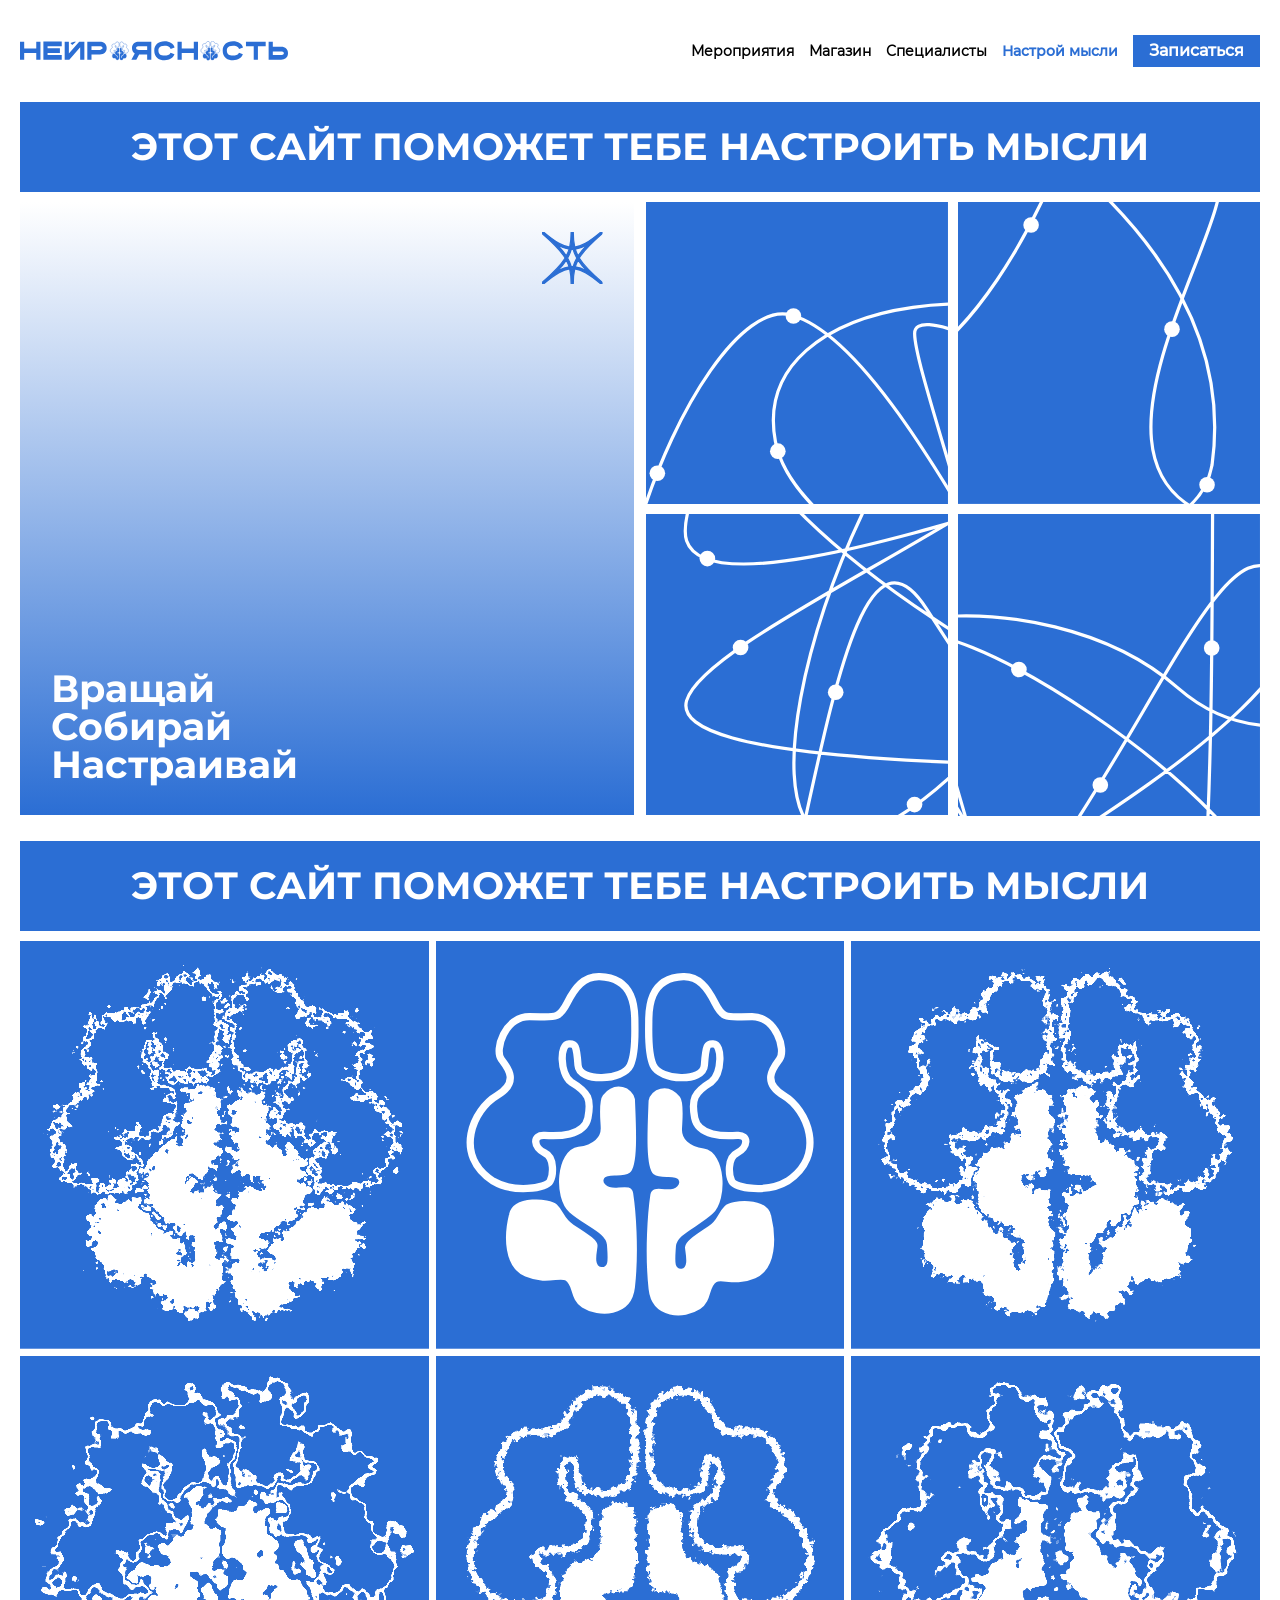
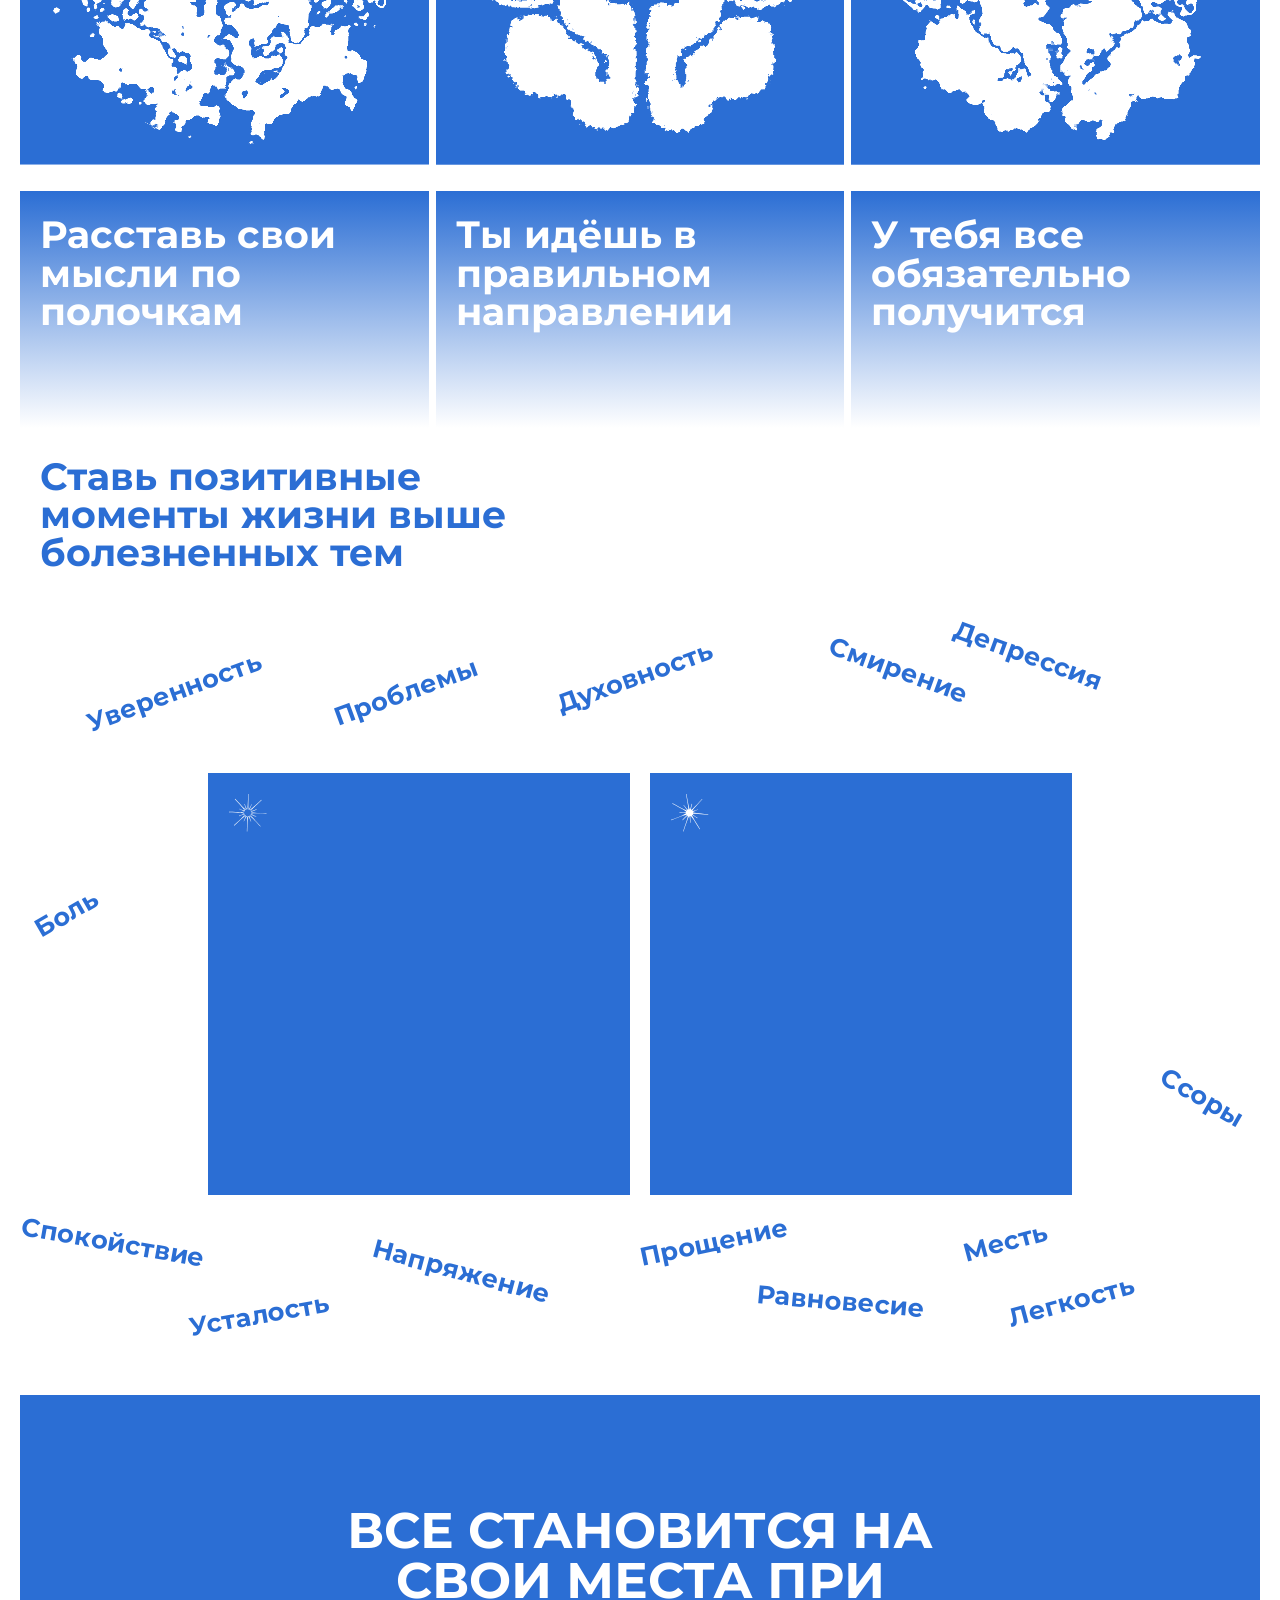
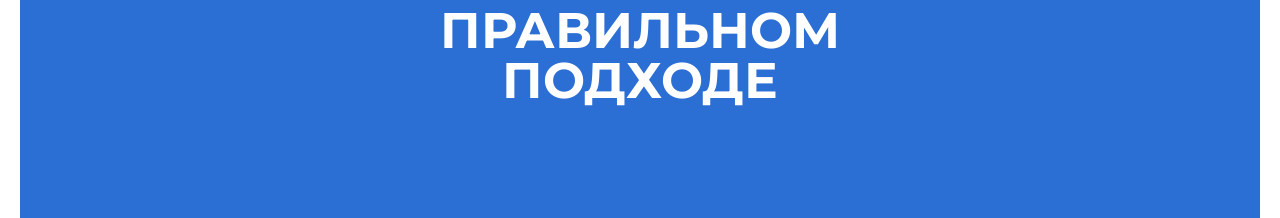
<file: animation_page.html>
<!DOCTYPE html>
<html lang="en">
<head>
  <meta charset="UTF-8">
  <meta name="viewport" content="width=device-width, initial-scale=1.0">
  <title>neyrayasnost</title>
  <link rel="stylesheet" href="./stylesheets/animation_page/main.css">
  <link rel="stylesheet" href="./stylesheets/header.css">
  <!-- <link rel="icon" href="./assets/favicon.svg"> -->

  <link rel="preconnect" href="https://fonts.googleapis.com">
  <link rel="preconnect" href="https://fonts.gstatic.com" crossorigin>
  <link href="https://fonts.googleapis.com/css2?family=Montserrat:ital,wght@0,100..900;1,100..900&display=swap" rel="stylesheet">
</head>
<body>
  <div class="header-container">
    <header>
      <a href="./index.html" class="header__logo">
        <img src="./assets/images/header/header-logo.svg" alt="logo">
      </a>

      <ul class="header__list">
        <li><a href="./events.html">Мероприятия</a></li>
        <li><a href="./shop.html">Магазин</a></li>
        <li><a href="./specialists.html">Специалисты</a></li>
        <li><a href="./animation_page.html" class="header_li_active">Настрой мысли</a></li>
        <li>
          <button>Записаться</button>
        </li>
      </ul>
    </header>
  </div>

  <div class="page-content">
  <section class="container">
    <div class="first-section">
      <!-- <div class="fs-logo">
        <img src="./assets/images/animation_page/first-section/logo.svg" alt="Логотип">
      </div> -->
      <div class="fs-title">
        <h2>ЭТОТ САЙТ ПОМОЖЕТ ТЕБЕ НАСТРОИТЬ МЫСЛИ</h2>
      </div>
      <div class="fs-content">
        <div class="fs-1">
          <h3 class="fs-1-desc">Вращай <br>Собирай <br>Настраивай</h3>
          <img src="./assets/images/animation_page/first-section/icon.svg" class="fs-1-icon">
        </div>
        <div class="fs-2">
          <div class="fs-2-img" data-fs-id="1">
            <img src="./assets/images/animation_page/first-section/line-1.svg" class="fs-2-standart">
            <img src="./assets/images/animation_page/first-section/line-1-white.svg" class="fs-2-white">
          </div>
          <div class="fs-2-img" data-fs-id="2">
            <img src="./assets/images/animation_page/first-section/line-2.svg" class="fs-2-standart">
            <img src="./assets/images/animation_page/first-section/line-2-white.svg" class="fs-2-white">
          </div>
          <div class="fs-2-img" data-fs-id="3">
            <img src="./assets/images/animation_page/first-section/line-3.svg" class="fs-2-standart">
            <img src="./assets/images/animation_page/first-section/line-3-white.svg" class="fs-2-white">
          </div>
          <div class="fs-2-img" data-fs-id="4">
            <img src="./assets/images/animation_page/first-section/line-4.svg" class="fs-2-standart">
            <img src="./assets/images/animation_page/first-section/line-4-white.svg" class="fs-2-white">
          </div>
        </div>
      </div>
    </div>
  </section>

  <div class="container">
    <div class="second-section">
      <div class="fs-title">
        <h2>ЭТОТ САЙТ ПОМОЖЕТ ТЕБЕ НАСТРОИТЬ МЫСЛИ</h2>
      </div>
      <ss class="ss-content">
        <div class="ss-game">
          <div class="ss-game-img" data-ss-id="1">
            <img src="./assets/images/animation_page/second-section/brain-1.svg" class="ss-game-1-standart">
            <img src="./assets/images/animation_page/second-section/brain-1-white.svg" class="ss-game-1-white">
          </div>
          <div class="ss-game-img" data-ss-id="2">
            <img src="./assets/images/animation_page/second-section/brain-2.svg" class="ss-game-1-standart">
            <img src="./assets/images/animation_page/second-section/brain-2-white.svg" class="ss-game-1-white">
          </div>
          <div class="ss-game-img" data-ss-id="3">
            <img src="./assets/images/animation_page/second-section/brain-3.svg" class="ss-game-1-standart">
            <img src="./assets/images/animation_page/second-section/brain-3-white.svg" class="ss-game-1-white">
          </div>
          <div class="ss-game-img" data-ss-id="4">
            <img src="./assets/images/animation_page/second-section/brain-4.svg" class="ss-game-1-standart">
            <img src="./assets/images/animation_page/second-section/brain-4-white.svg" class="ss-game-1-white">
          </div>
          <div class="ss-game-img" data-ss-id="5">
            <img src="./assets/images/animation_page/second-section/brain-5.svg" class="ss-game-1-standart">
            <img src="./assets/images/animation_page/second-section/brain-5-white.svg" class="ss-game-1-white">
          </div>
          <div class="ss-game-img" data-ss-id="6">
            <img src="./assets/images/animation_page/second-section/brain-6.svg" class="ss-game-1-standart">
            <img src="./assets/images/animation_page/second-section/brain-6-white.svg" class="ss-game-1-white">
          </div>
        </div>  
        <div class="ss-underGame">
          <h2>Расставь свои мысли  по полочкам</h2>
          <h2>Ты идёшь в правильном направлении</h2>
          <h2>У тебя все обязательно получится</h2>
        </div>
      </ss>
    </div>
  </div>  

  <div class="container">
    <div class="third-section">
      <h2 class="ts-title">Ставь позитивные моменты жизни выше болезненных тем</h2>

      <div class="ts-content">
        <div class="ts-content-square">
          <img src="./assets/images/animation_page/third-section/star-1-square.svg" class="square-star" alt="">
          <div class="ts-square-words"></div>
        </div>
        <div class="ts-content-square">
          <img src="./assets/images/animation_page/third-section/star-2-square.svg" class="square-star" alt="">
          <div class="ts-square-words"></div>
        </div>
      </div>

      <p class="p1">Уверенность</p>
      <p class="p2">Проблемы</p>
      <p class="p3">Духовность</p>
      <p class="p4">Смирение</p>
      <p class="p5">Депрессия</p>

      <p class="p6">Ссоры</p>
      <p class="p7">Месть</p>
      <p class="p8">Легкость</p>
      <p class="p9">Равновесие</p>
      <p class="p10">Прощение</p>

      <p class="p11">Напряжение</p>
      <p class="p12">Усталость</p>
      <p class="p13">Спокойствие</p>
      <p class="p14">Боль</p>

    </div>
  </div>

  <footer class="container">
    <div class="footer">
      <h2>Все становится на свои места при правильном подходе</h2>
    </div>
  </footer>
  </div>

  <script src="./javascript/signup-form.js"></script>
  <script type="module" src="./javascript/animation_page/main.js"></script>
</body>
</html>
</file>
<file: stylesheets/animation_page/main.css>
@import url('./reset.css');
@import url('./global.css');
@import url('./first-section.css');
@import url('./second-section.css');
@import url('./third-section.css');
@import url('./footer.css');
</file>
<file: stylesheets/header.css>
@import url('./form.css');
@import url('./global.css');

@font-face {
  font-family: "Montserrat-Bold";
  src: url(../../assets/fonts/Montserrat-Bold.ttf) format("truetype");
  font-style: bold;
  font-weight: 700;
}
@font-face {
  font-family: "Montserrat-Medium";
  src: url(../../assets/fonts/Montserrat-Medium.ttf) format("truetype");
  font-style: medium;
  font-weight: 500;
}
@font-face {
  font-family: "Montserrat-Regular";
  src: url(../../assets/fonts/Montserrat-Regular.ttf) format("truetype");
  font-style: medium;
  font-weight: 400;
}

.header-container {
  max-width: 1280px;
  width: 100%;
  margin: 0 auto;
  padding: 0 clamp(12px, 2vw, 20px) ;
  box-sizing: border-box;
  overflow-x: hidden;

}

@media (max-width: 400px) {
  .container,
  .header-container {
    width: 100%;
  }
}

a,
a:visited {
  color: inherit;
  text-decoration: none;
}

header {
  margin: clamp(20px, 3vw, 35px) auto;
  display: flex;
  justify-content: space-between;
  align-items: center;
  gap: 12px;
}

.header__logo img {
  display: block;
  max-width: 268px;
  width: 100%;
  height: auto;
  transition: opacity 0.25s ease;
}

.header__logo:hover img {
  opacity: 0.85;
}

.header__list {
  display: flex;
  align-items: center;
  gap: clamp(8px, 2vw, 15px);
}

.header__list a {
  font-family: 'Montserrat-Regular', sans-serif;
  font-size: clamp(8px, 1.8vw, 14px);
  text-align: center;
  transition: color 0.25s ease;
}

.header__list a:hover {
  color: #2B6ED4;
}

.header__list a.header_li_active,
.header__list a.header_li_active:visited,
.header__list a.header_li_active:hover {
  color: #2B6ED4;
  font-family: 'Montserrat-Medium', sans-serif;
}

.header__list button {
  all: unset;
  box-sizing: border-box;
  cursor: pointer;
  font-family: 'Montserrat-Medium', sans-serif;
  color: #fff;
  background: #2B6ED4;
  padding: 8px 16px;
  transition: background-color 0.25s ease, transform 0.2s ease;
}

.header__list button:hover {
  background-color: #2765c2;
}

@media (max-width: 850px) {
  header {
    flex-direction: column;
  }

  .header__list {
    flex-wrap: wrap;
    justify-content: center;
    gap: 10px;
  }
}

@media (max-width: 480px) {
  .header__list button {
    width: 100%;
    text-align: center;
  }

  .header__list li:last-child {
    display: none;
  }
}
</file>
